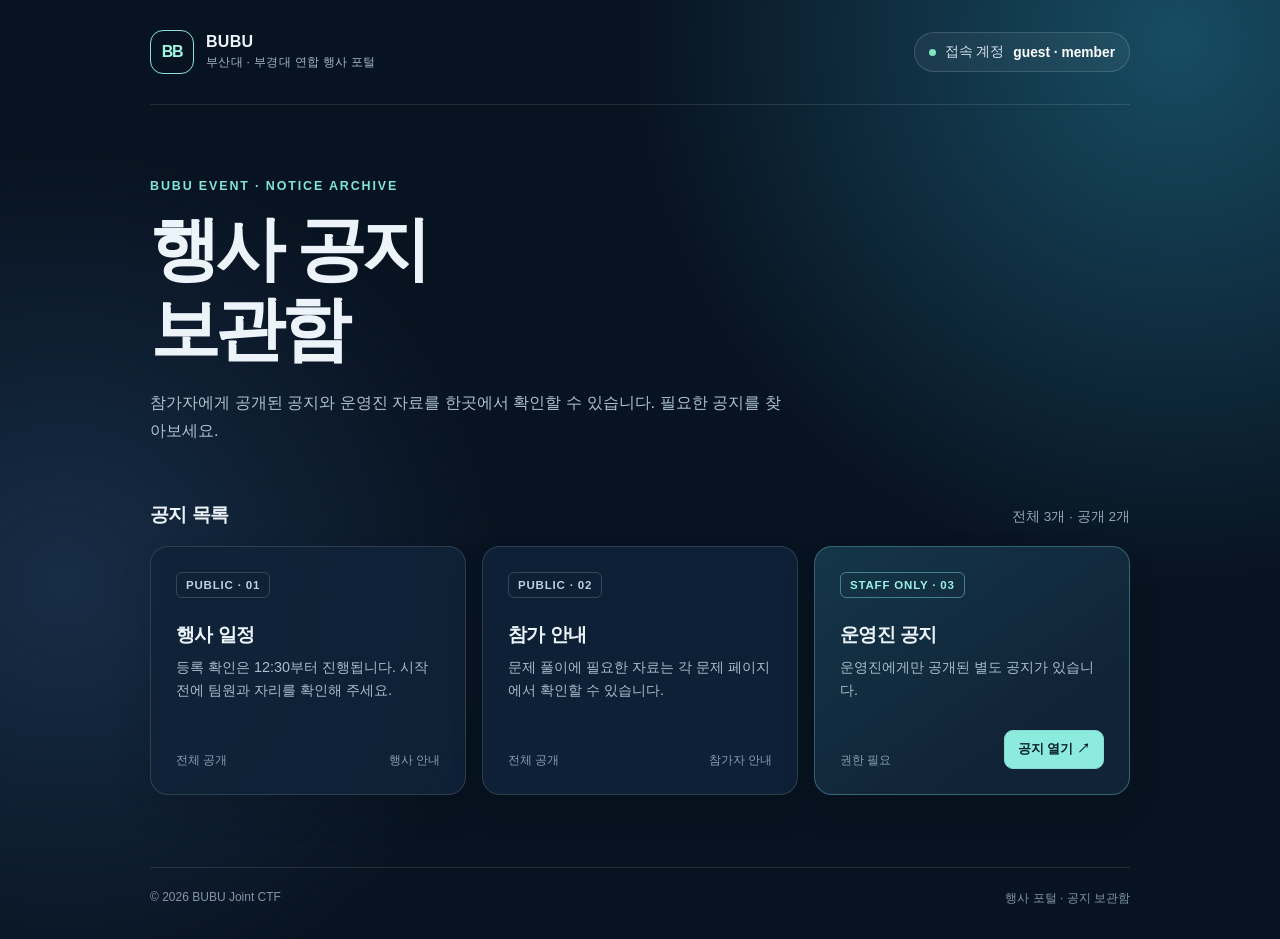
<file: WEB-01/index.html>
<!doctype html>
<html lang="ko">
  <head>
    <meta charset="utf-8" />
    <meta name="viewport" content="width=device-width, initial-scale=1" />
    <title>BUBU 행사 포털 | 공지 보관함</title>
    <style>
      :root {
        color-scheme: dark;
        font-family: -apple-system, BlinkMacSystemFont, "Segoe UI", sans-serif;
        background: #081321;
        color: #ecf4fa;
      }

      * { box-sizing: border-box; }
      [hidden] { display: none !important; }

      body {
        min-width: 320px;
        min-height: 100vh;
        margin: 0;
        background:
          radial-gradient(circle at 92% 4%, #174c62 0, transparent 34rem),
          radial-gradient(circle at 5% 62%, #172d46 0, transparent 27rem),
          #081321;
      }

      button { font: inherit; }

      .shell {
        width: min(100% - 40px, 980px);
        margin: 0 auto;
      }

      .topbar {
        display: flex;
        align-items: center;
        justify-content: space-between;
        gap: 24px;
        padding: 30px 0;
        border-bottom: 1px solid #ffffff1c;
      }

      .brand {
        display: inline-flex;
        align-items: center;
        gap: 12px;
        color: inherit;
        text-decoration: none;
      }

      .brand-mark {
        display: grid;
        place-items: center;
        width: 44px;
        height: 44px;
        border: 1px solid #8de3df;
        border-radius: 13px;
        color: #9ff6e2;
        font-weight: 850;
        letter-spacing: -0.08em;
      }

      .brand-text { font-weight: 750; letter-spacing: 0.02em; }
      .brand-text small { display: block; margin-top: 3px; color: #a1b5c8; font-size: 0.75rem; font-weight: 450; }

      .session {
        display: inline-flex;
        align-items: center;
        gap: 9px;
        padding: 10px 14px;
        border: 1px solid #ffffff26;
        border-radius: 100px;
        background: #ffffff0c;
        color: #d0e0ea;
        font-size: 0.86rem;
      }

      .session::before {
        width: 7px;
        height: 7px;
        border-radius: 50%;
        background: #80e6bf;
        content: "";
      }

      .session strong { color: white; font-weight: 650; }

      .hero { padding: 74px 0 58px; }

      .eyebrow {
        margin: 0 0 16px;
        color: #80e6d6;
        font-size: 0.78rem;
        font-weight: 800;
        letter-spacing: 0.15em;
      }

      h1 {
        max-width: 720px;
        margin: 0;
        font-size: clamp(2.5rem, 7vw, 4.4rem);
        font-weight: 850;
        letter-spacing: -0.065em;
        line-height: 1.13;
      }

      .hero p:last-child {
        max-width: 640px;
        margin: 20px 0 0;
        color: #acc2d0;
        font-size: 1.03rem;
        line-height: 1.7;
      }

      .section-heading {
        display: flex;
        align-items: baseline;
        justify-content: space-between;
        gap: 16px;
        margin-bottom: 18px;
      }

      h2 { margin: 0; font-size: 1.2rem; letter-spacing: -0.03em; }
      .section-heading span { color: #91a6b8; font-size: 0.85rem; }

      .notices { display: grid; grid-template-columns: repeat(3, 1fr); gap: 16px; }

      .card {
        display: flex;
        min-height: 225px;
        flex-direction: column;
        padding: 25px;
        border: 1px solid #ffffff21;
        border-radius: 18px;
        background: #102338e6;
        box-shadow: 0 18px 36px #0000001a;
      }

      .card.staff {
        border-color: #72cfd65b;
        background: linear-gradient(145deg, #143648, #112337 72%);
      }

      .tag {
        align-self: flex-start;
        padding: 6px 9px;
        border: 1px solid #ffffff2b;
        border-radius: 6px;
        color: #bcd2df;
        font-size: 0.72rem;
        font-weight: 750;
        letter-spacing: 0.07em;
      }

      .staff .tag { border-color: #82ddda77; color: #9aefe6; }
      .card h3 { margin: 24px 0 8px; font-size: 1.18rem; letter-spacing: -0.03em; }
      .card p { margin: 0; color: #a8bdcb; font-size: 0.9rem; line-height: 1.6; }

      .card-foot {
        display: flex;
        align-items: flex-end;
        justify-content: space-between;
        gap: 12px;
        margin-top: auto;
        padding-top: 28px;
        color: #83a0b2;
        font-size: 0.76rem;
      }

      .open-button {
        padding: 10px 13px;
        border: 1px solid #84dbd5;
        border-radius: 9px;
        background: #8cebdc;
        color: #09202c;
        cursor: pointer;
        font-size: 0.81rem;
        font-weight: 800;
        white-space: nowrap;
      }

      .open-button:hover { background: #bcfff0; }
      .open-button:disabled { cursor: wait; opacity: 0.72; }
      .open-button:focus-visible { outline: 3px solid white; outline-offset: 3px; }

      .result {
        margin-top: 20px;
        padding: 20px 23px;
        border: 1px solid #ffffff30;
        border-radius: 14px;
        background: #0e2435;
        line-height: 1.6;
      }

      .result.error { border-color: #e9aa7a7a; color: #ffd8b9; }
      .result.success { border-color: #80e6bf7a; }
      .result.loading { border-color: #84dbd57a; color: #c5eee9; }
      .result strong { display: block; margin-bottom: 5px; }
      .flag { display: inline-block; margin-top: 9px; color: #9cf2db; font-family: ui-monospace, SFMono-Regular, Menlo, monospace; font-size: 1rem; overflow-wrap: anywhere; }

      footer {
        display: flex;
        justify-content: space-between;
        gap: 12px;
        margin-top: 72px;
        padding: 22px 0 32px;
        border-top: 1px solid #ffffff1c;
        color: #8196a8;
        font-size: 0.75rem;
      }

      @media (max-width: 740px) {
        .notices { grid-template-columns: 1fr; }
        .card { min-height: 190px; }
        .hero { padding: 55px 0 46px; }
      }

      @media (max-width: 480px) {
        .shell { width: min(100% - 28px, 980px); }
        .topbar { gap: 12px; }
        .brand-text small { display: none; }
        .session { font-size: 0.72rem; }
        footer { flex-direction: column; }
      }
    </style>
  </head>
  <body>
    <div class="shell">
      <header class="topbar">
        <div class="brand" aria-label="BUBU 행사 포털">
          <span class="brand-mark">BB</span>
          <span class="brand-text">BUBU <small>부산대 · 부경대 연합 행사 포털</small></span>
        </div>
        <div class="session" aria-label="현재 접속 계정">접속 계정 <strong id="accountLabel">guest · member</strong></div>
      </header>

      <main>
        <section class="hero" aria-labelledby="pageTitle">
          <p class="eyebrow">BUBU EVENT · NOTICE ARCHIVE</p>
          <h1 id="pageTitle">행사 공지<br />보관함</h1>
          <p>참가자에게 공개된 공지와 운영진 자료를 한곳에서 확인할 수 있습니다. 필요한 공지를 찾아보세요.</p>
        </section>

        <section aria-labelledby="noticeTitle">
          <div class="section-heading">
            <h2 id="noticeTitle">공지 목록</h2>
            <span>전체 3개 · 공개 2개</span>
          </div>

          <div class="notices">
            <article class="card">
              <span class="tag">PUBLIC · 01</span>
              <h3>행사 일정</h3>
              <p>등록 확인은 12:30부터 진행됩니다. 시작 전에 팀원과 자리를 확인해 주세요.</p>
              <div class="card-foot"><span>전체 공개</span><span>행사 안내</span></div>
            </article>

            <article class="card">
              <span class="tag">PUBLIC · 02</span>
              <h3>참가 안내</h3>
              <p>문제 풀이에 필요한 자료는 각 문제 페이지에서 확인할 수 있습니다.</p>
              <div class="card-foot"><span>전체 공개</span><span>참가자 안내</span></div>
            </article>

            <article class="card staff">
              <span class="tag">STAFF ONLY · 03</span>
              <h3>운영진 공지</h3>
              <p>운영진에게만 공개된 별도 공지가 있습니다.</p>
              <div class="card-foot">
                <span>권한 필요</span>
                <button class="open-button" id="openStaffNotice" type="button">공지 열기 ↗</button>
              </div>
            </article>
          </div>

          <div class="result" id="noticeResult" role="status" aria-live="polite" hidden>
            <strong id="resultTitle"></strong>
            <span id="resultMessage"></span>
            <span class="flag" id="flagValue" hidden></span>
          </div>
        </section>
      </main>

      <footer><span>© 2026 BUBU Joint CTF</span><span>행사 포털 · 공지 보관함</span></footer>
    </div>

    <script>
      window.portalSession = { name: "guest", role: "member" };

      const openButton = document.getElementById("openStaffNotice");
      const accountLabel = document.getElementById("accountLabel");
      const result = document.getElementById("noticeResult");
      const resultTitle = document.getElementById("resultTitle");
      const resultMessage = document.getElementById("resultMessage");
      const flagValue = document.getElementById("flagValue");

      async function openStaffNotice() {
        accountLabel.textContent = `${window.portalSession.name} · ${window.portalSession.role}`;
        result.hidden = false;
        flagValue.hidden = true;
        flagValue.textContent = "";

        if (window.portalSession.role !== "admin") {
          result.className = "result error";
          resultTitle.textContent = "접근 권한이 없습니다.";
          resultMessage.textContent = "운영진 계정으로 접속한 뒤 다시 시도해 주세요.";
          return;
        }

        openButton.disabled = true;
        result.className = "result loading";
        resultTitle.textContent = "공지 확인 중";
        resultMessage.textContent = "운영진 공지를 불러오고 있습니다.";

        try {
          const response = await fetch("/api/staff-notice", {
            method: "POST",
            headers: { "Content-Type": "application/json" },
            body: JSON.stringify({ role: window.portalSession.role })
          });
          if (!response.ok) throw new Error("공지에 접근할 수 없습니다.");
          const notice = await response.json();
          if (typeof notice.flag !== "string") throw new Error("공지 형식이 올바르지 않습니다.");
          result.className = "result success";
          resultTitle.textContent = "운영진 공지 확인 완료";
          resultMessage.textContent = "공지에 기록된 확인 코드입니다.";
          flagValue.textContent = notice.flag;
          flagValue.hidden = false;
        } catch (error) {
          result.className = "result error";
          resultTitle.textContent = "공지를 불러오지 못했습니다.";
          resultMessage.textContent = error.message;
        } finally {
          openButton.disabled = false;
        }
      }

      openButton.addEventListener("click", openStaffNotice);
    </script>
  </body>
</html>
</file>
